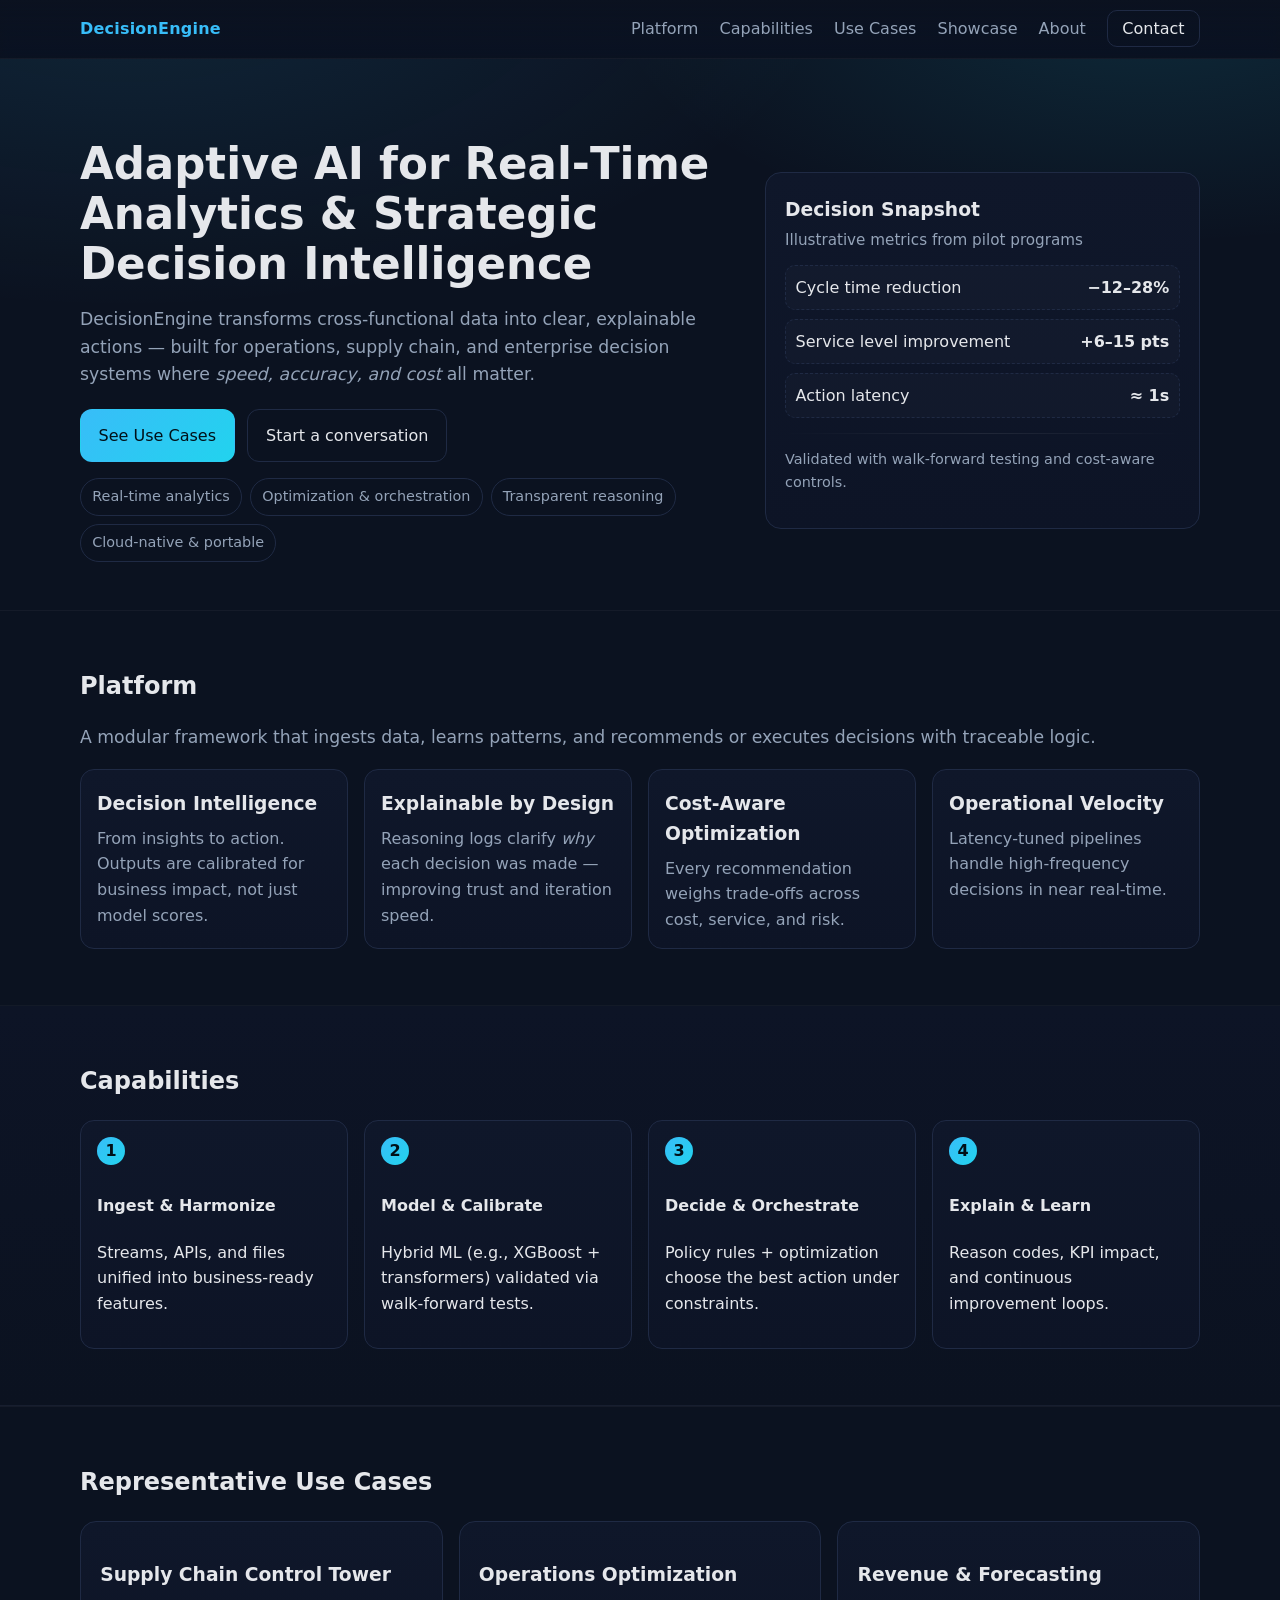
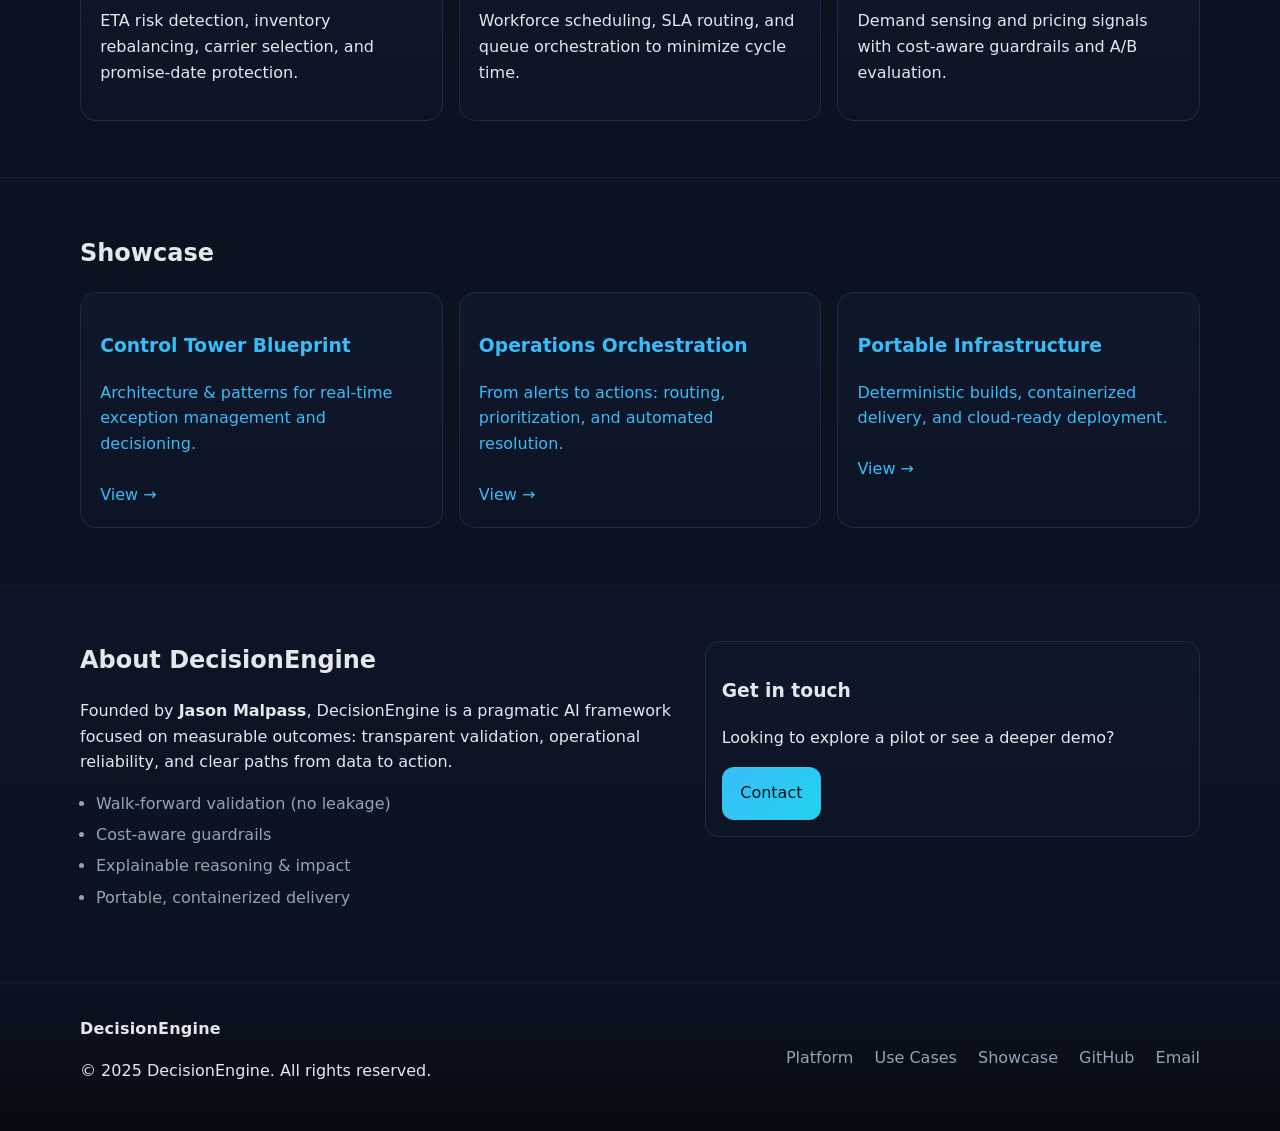
<file: index.html>
<!DOCTYPE html>
<html lang="en">
<head>
  <meta charset="utf-8" />
  <meta name="viewport" content="width=device-width,initial-scale=1" />
  <title>DecisionEngine — Adaptive AI for Real‑Time Analytics & Strategic Decision Intelligence</title>
  <meta name="description" content="DecisionEngine is an adaptive AI framework that turns complex data into actionable decisions for operations, supply chain, and enterprise strategy." />
  <meta property="og:title" content="DecisionEngine — Adaptive AI Framework" />
  <meta property="og:description" content="Real‑time analytics, optimization, and decision intelligence for operations, supply chain, and enterprise systems." />
  <meta property="og:type" content="website" />
  <meta name="theme-color" content="#0b1220" />
  <link rel="icon" href="/assets/favicon.svg" />
  <link rel="stylesheet" href="/assets/style.css" />
</head>
<body>
  <header class="site-header">
    <div class="container navbar">
      <a class="brand" href="#">DecisionEngine</a>
      <nav class="nav">
        <a href="#platform">Platform</a>
        <a href="#capabilities">Capabilities</a>
        <a href="#usecases">Use Cases</a>
        <a href="#showcase">Showcase</a>
        <a href="#about">About</a>
        <a class="cta" href="mailto:info@decisionengine.tech">Contact</a>
      </nav>
    </div>
  </header>

  <main>
    <section class="hero">
      <div class="container hero-grid">
        <div class="hero-copy">
          <h1>Adaptive AI for Real‑Time Analytics & Strategic Decision Intelligence</h1>
          <p class="lead">
            DecisionEngine transforms cross‑functional data into clear, explainable actions — built for
            operations, supply chain, and enterprise decision systems where <em>speed, accuracy, and cost</em> all matter.
          </p>
          <div class="hero-ctas">
            <a class="btn primary" href="#usecases">See Use Cases</a>
            <a class="btn" href="mailto:info@decisionengine.tech">Start a conversation</a>
          </div>
          <ul class="pill-list">
            <li>Real‑time analytics</li>
            <li>Optimization & orchestration</li>
            <li>Transparent reasoning</li>
            <li>Cloud‑native & portable</li>
          </ul>
        </div>
        <div class="hero-card">
          <div class="card">
            <h3 class="card-title">Decision Snapshot</h3>
            <p class="card-sub">Illustrative metrics from pilot programs</p>
            <div class="metric-row">
              <span>Cycle time reduction</span><strong>−12–28%</strong>
            </div>
            <div class="metric-row">
              <span>Service level improvement</span><strong>+6–15 pts</strong>
            </div>
            <div class="metric-row">
              <span>Action latency</span><strong>≈ 1s</strong>
            </div>
            <div class="divider"></div>
            <p class="card-foot">Validated with walk‑forward testing and cost‑aware controls.</p>
          </div>
        </div>
      </div>
    </section>

    <section id="platform" class="section">
      <div class="container">
        <h2 class="section-title">Platform</h2>
        <p class="lead">A modular framework that ingests data, learns patterns, and recommends or executes decisions with traceable logic.</p>
        <div class="feature-grid">
          <div class="feature">
            <h3>Decision Intelligence</h3>
            <p>From insights to action. Outputs are calibrated for business impact, not just model scores.</p>
          </div>
          <div class="feature">
            <h3>Explainable by Design</h3>
            <p>Reasoning logs clarify <em>why</em> each decision was made — improving trust and iteration speed.</p>
          </div>
          <div class="feature">
            <h3>Cost‑Aware Optimization</h3>
            <p>Every recommendation weighs trade‑offs across cost, service, and risk.</p>
          </div>
          <div class="feature">
            <h3>Operational Velocity</h3>
            <p>Latency‑tuned pipelines handle high‑frequency decisions in near real‑time.</p>
          </div>
        </div>
      </div>
    </section>

    <section id="capabilities" class="section muted">
      <div class="container">
        <h2 class="section-title">Capabilities</h2>
        <div class="steps">
          <div class="step"><span class="badge">1</span><h4>Ingest & Harmonize</h4><p>Streams, APIs, and files unified into business‑ready features.</p></div>
          <div class="step"><span class="badge">2</span><h4>Model & Calibrate</h4><p>Hybrid ML (e.g., XGBoost + transformers) validated via walk‑forward tests.</p></div>
          <div class="step"><span class="badge">3</span><h4>Decide & Orchestrate</h4><p>Policy rules + optimization choose the best action under constraints.</p></div>
          <div class="step"><span class="badge">4</span><h4>Explain & Learn</h4><p>Reason codes, KPI impact, and continuous improvement loops.</p></div>
        </div>
      </div>
    </section>

    <section id="usecases" class="section">
      <div class="container">
        <h2 class="section-title">Representative Use Cases</h2>
        <div class="cards">
          <div class="card">
            <h3>Supply Chain Control Tower</h3>
            <p>ETA risk detection, inventory rebalancing, carrier selection, and promise‑date protection.</p>
          </div>
          <div class="card">
            <h3>Operations Optimization</h3>
            <p>Workforce scheduling, SLA routing, and queue orchestration to minimize cycle time.</p>
          </div>
          <div class="card">
            <h3>Revenue & Forecasting</h3>
            <p>Demand sensing and pricing signals with cost‑aware guardrails and A/B evaluation.</p>
          </div>
        </div>
      </div>
    </section>

    <section id="showcase" class="section">
      <div class="container">
        <h2 class="section-title">Showcase</h2>
        <div class="cards">
          <a class="card link-card" href="/projects/control-tower.html">
            <h3>Control Tower Blueprint</h3>
            <p>Architecture & patterns for real‑time exception management and decisioning.</p>
            <span class="arrow">View →</span>
          </a>
          <a class="card link-card" href="/projects/ops-orchestration.html">
            <h3>Operations Orchestration</h3>
            <p>From alerts to actions: routing, prioritization, and automated resolution.</p>
            <span class="arrow">View →</span>
          </a>
          <a class="card link-card" href="/projects/infra-docker.html">
            <h3>Portable Infrastructure</h3>
            <p>Deterministic builds, containerized delivery, and cloud‑ready deployment.</p>
            <span class="arrow">View →</span>
          </a>
        </div>
      </div>
    </section>

    <section id="about" class="section muted">
      <div class="container about-grid">
        <div>
          <h2 class="section-title">About DecisionEngine</h2>
          <p>
            Founded by <strong>Jason Malpass</strong>, DecisionEngine is a pragmatic AI framework focused on measurable outcomes:
            transparent validation, operational reliability, and clear paths from data to action.
          </p>
          <ul class="checklist">
            <li>Walk‑forward validation (no leakage)</li>
            <li>Cost‑aware guardrails</li>
            <li>Explainable reasoning & impact</li>
            <li>Portable, containerized delivery</li>
          </ul>
        </div>
        <div class="callout">
          <h3>Get in touch</h3>
          <p>Looking to explore a pilot or see a deeper demo?</p>
          <a class="btn primary" href="mailto:info@decisionengine.tech">Contact</a>
        </div>
      </div>
    </section>
  </main>

  <footer class="site-footer">
    <div class="container footer-grid">
      <div>
        <div class="brand">DecisionEngine</div>
        <p class="muted-text">© 2025 DecisionEngine. All rights reserved.</p>
      </div>
      <div class="footer-links">
        <a href="#platform">Platform</a>
        <a href="#usecases">Use Cases</a>
        <a href="#showcase">Showcase</a>
        <a href="https://github.com/decisionengine-ai" target="_blank" rel="noopener">GitHub</a>
        <a href="mailto:info@decisionengine.tech">Email</a>
      </div>
    </div>
  </footer>

  <script>
    // Smooth scroll for in‑page links
    document.querySelectorAll('a[href^="#"]').forEach(a => {
      a.addEventListener('click', e => {
        const id = a.getAttribute('href').slice(1);
        const el = document.getElementById(id);
        if (el) { e.preventDefault(); el.scrollIntoView({ behavior: 'smooth' }); }
      });
    });
  </script>
</body>
</html>
</file>
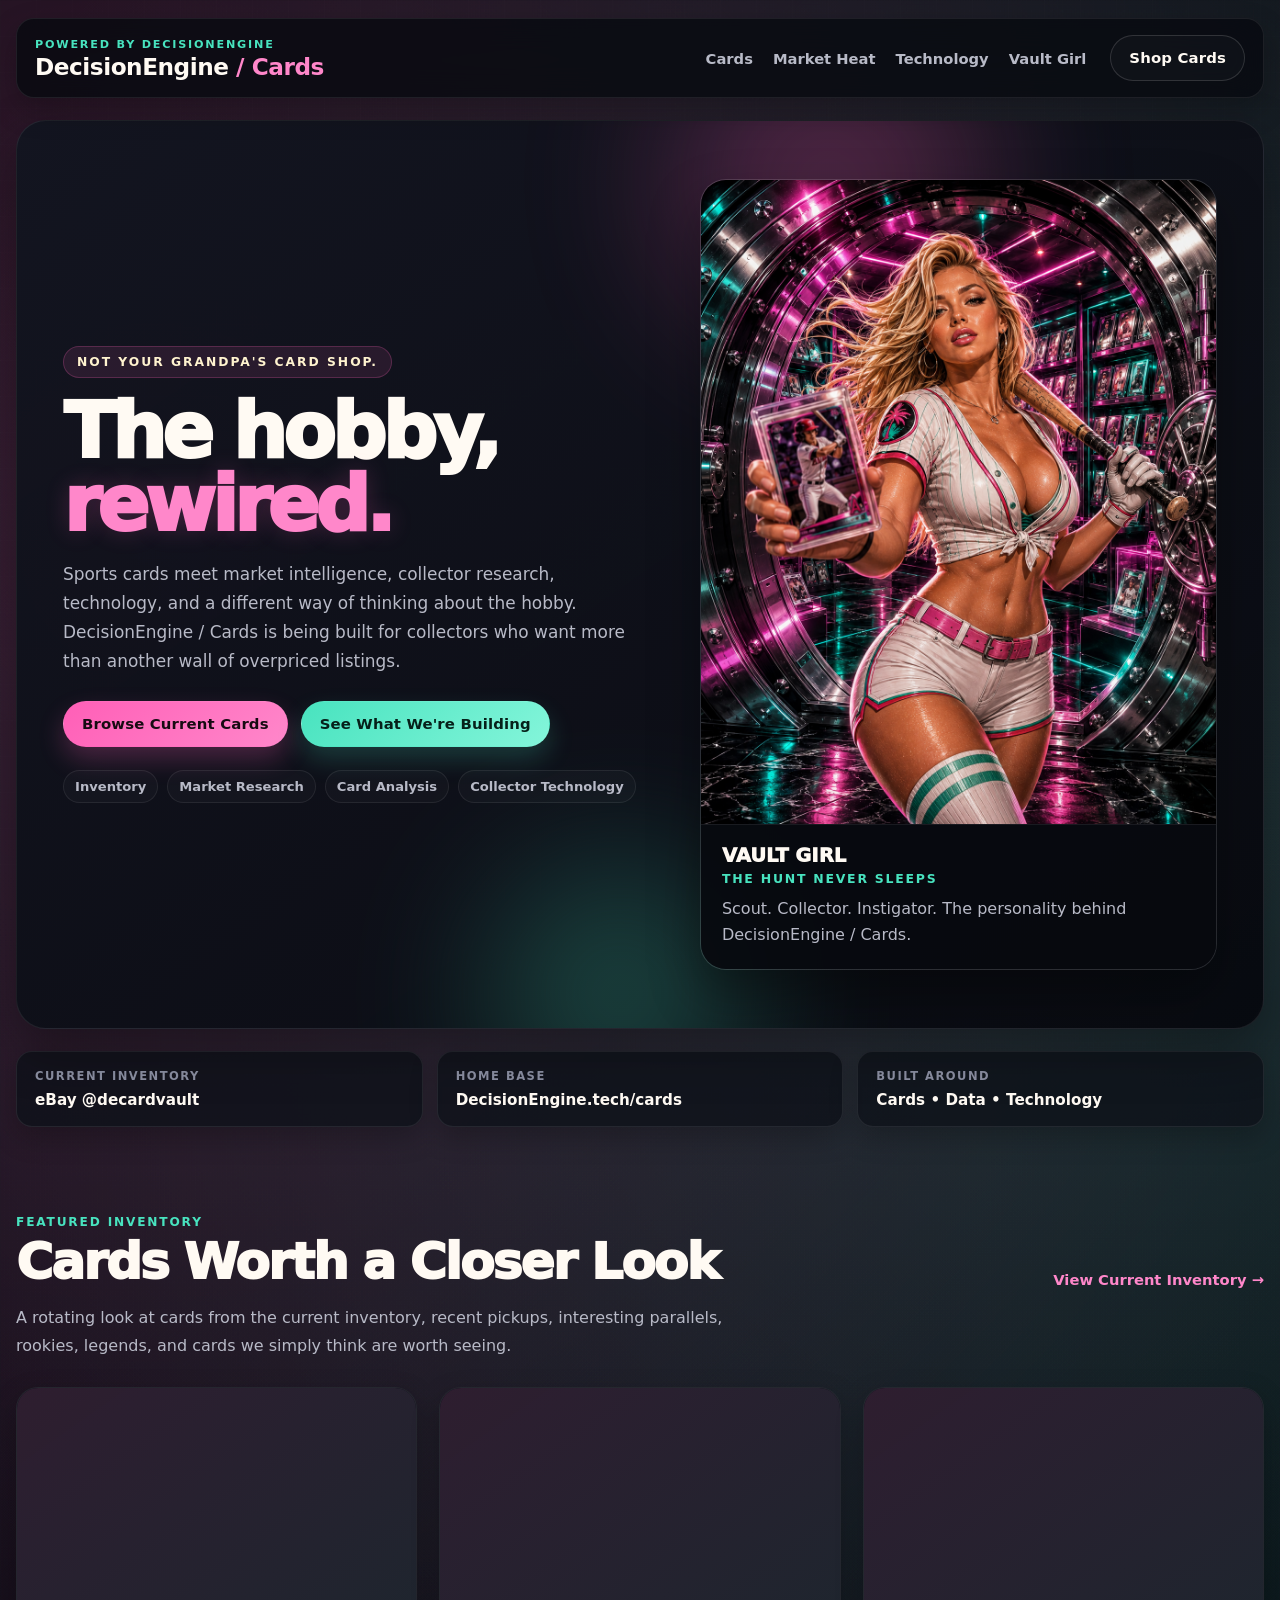
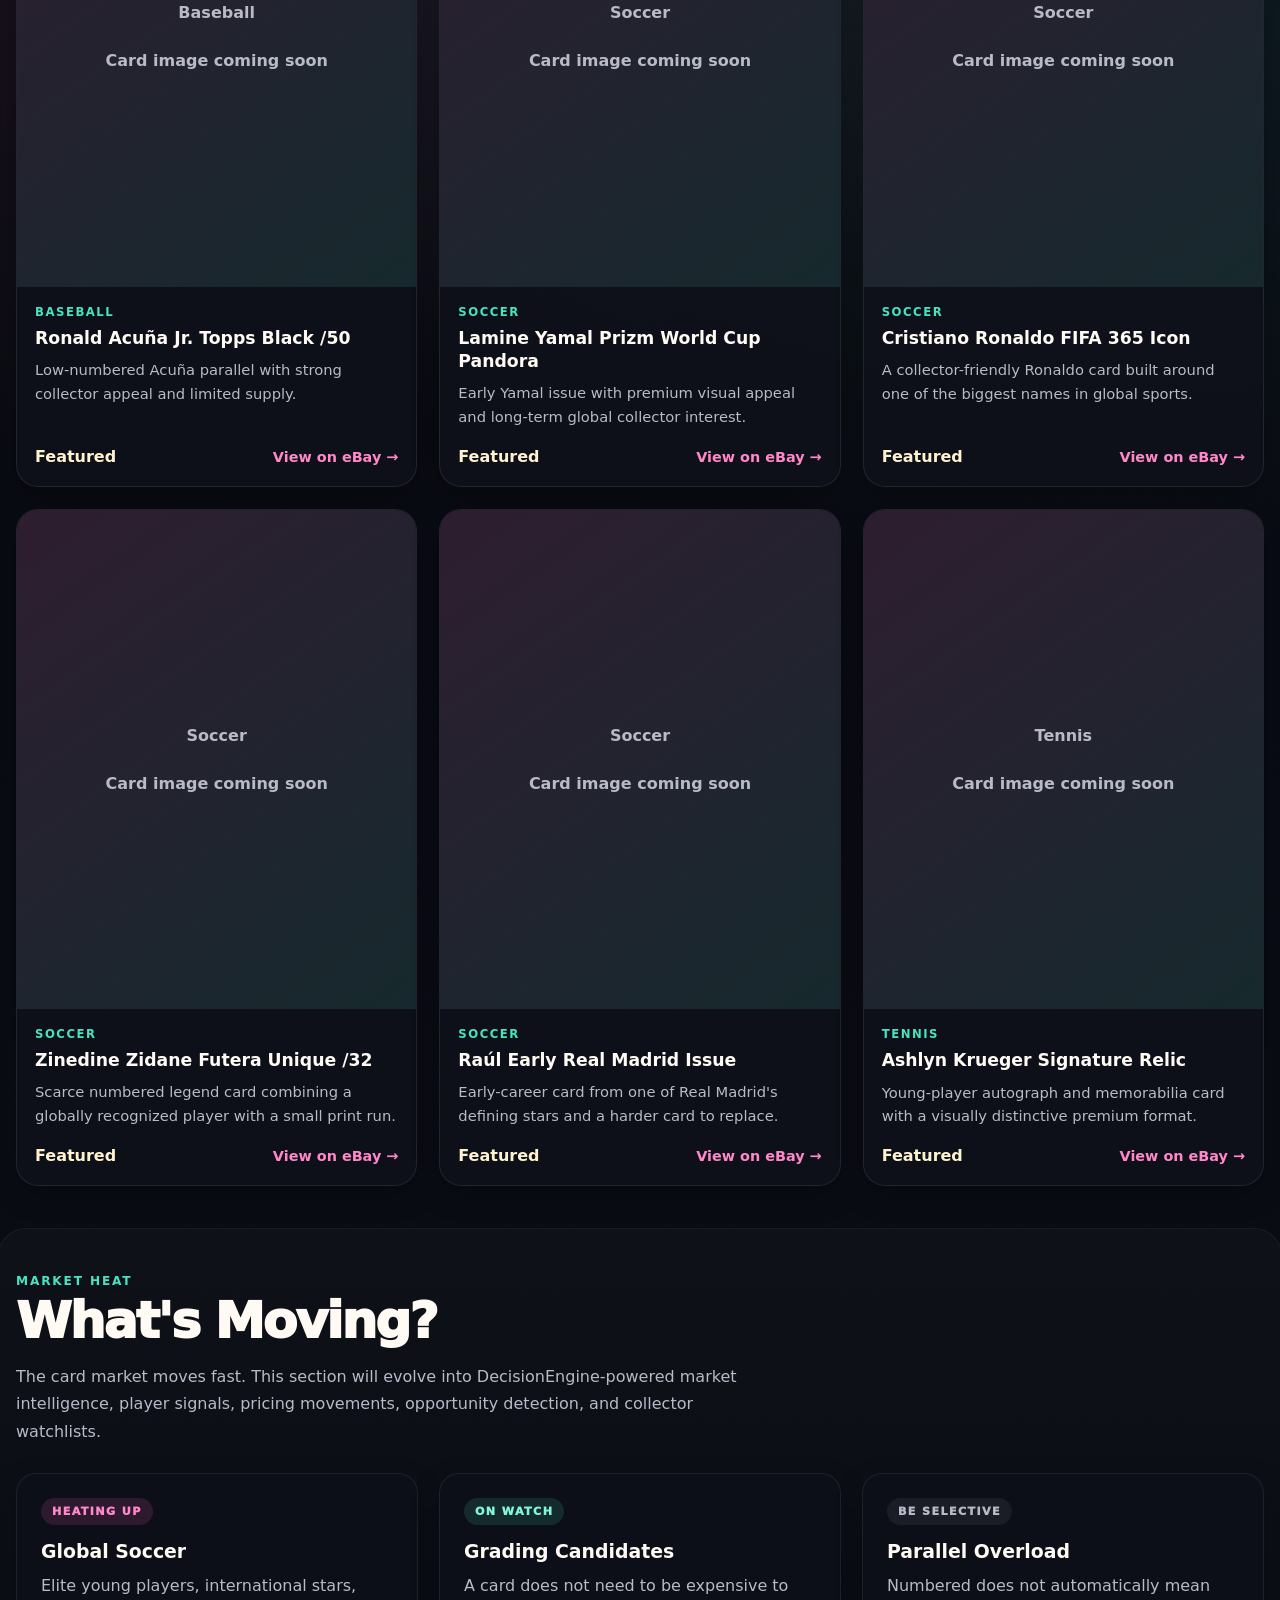
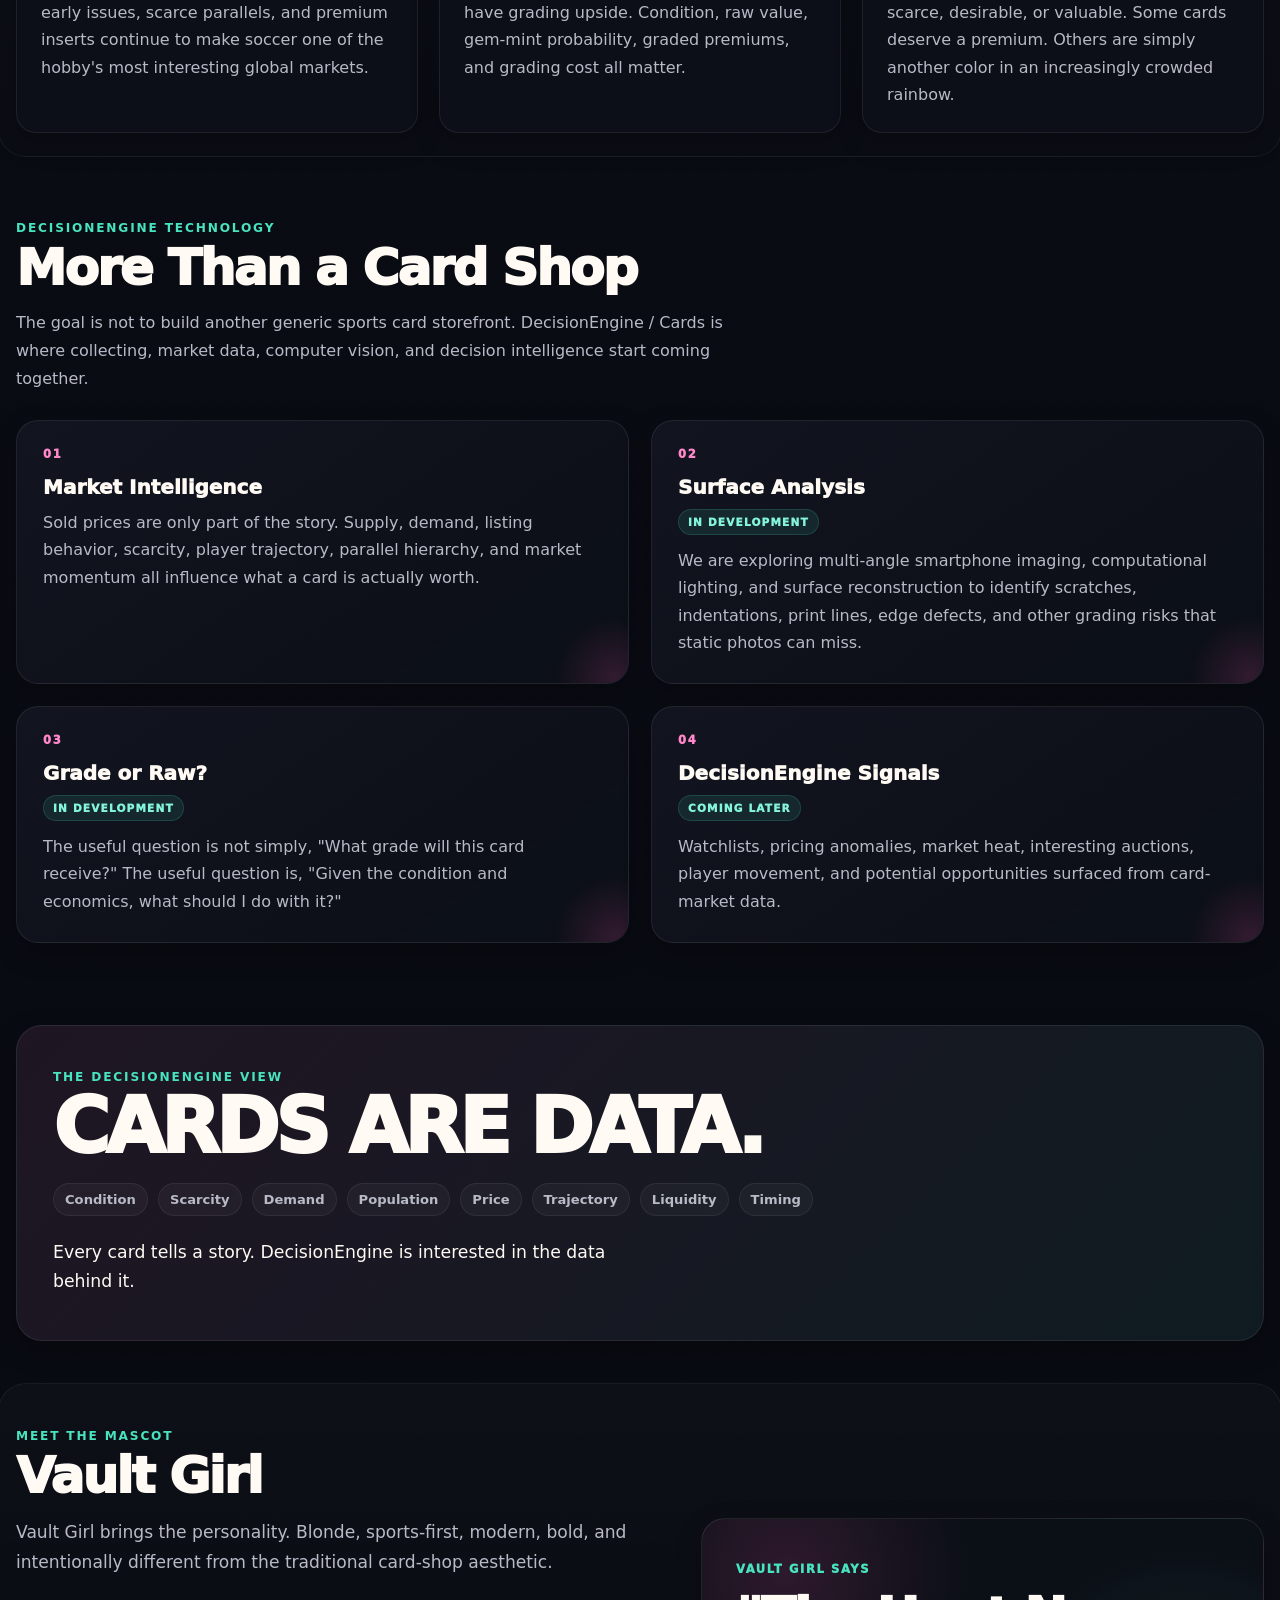
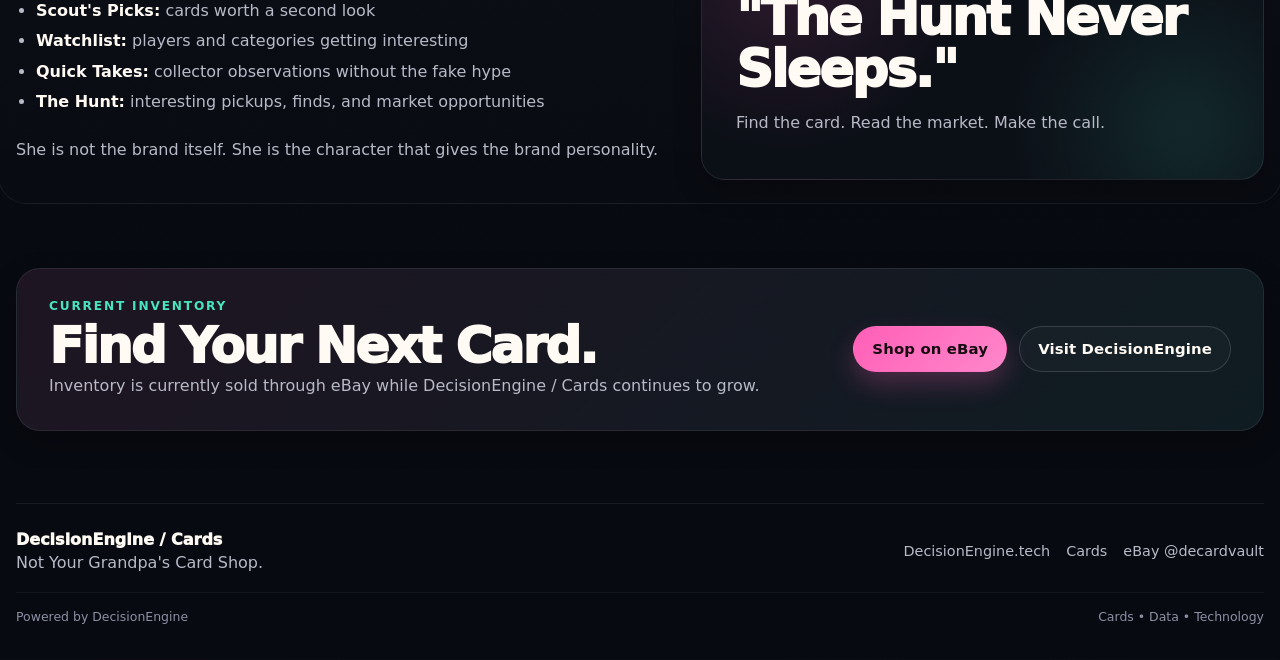
<file: cards/index.html>
<!DOCTYPE html>
<html lang="en">
<head>
  <meta charset="UTF-8" />

  <meta
    name="viewport"
    content="width=device-width, initial-scale=1.0"
  />

  <title>DecisionEngine / Cards | Not Your Grandpa's Card Shop</title>

  <meta
    name="description"
    content="DecisionEngine / Cards. Sports cards, market intelligence, card research, grading analysis, and collector tools. Not Your Grandpa's Card Shop."
  />

  <meta
    name="theme-color"
    content="#0b0c12"
  />

  <link
    rel="stylesheet"
    href="./styles.css"
  />
</head>


<body>

  <!-- =========================================================
       SITE HEADER
  ========================================================== -->

  <header class="topbar">

    <div class="brand-lockup">

      <div class="brand-kicker">
        Powered by DecisionEngine
      </div>

      <a
        href="./"
        class="brand-title"
        aria-label="DecisionEngine Cards Home"
      >
        DecisionEngine <span>/ Cards</span>
      </a>

    </div>


    <nav
      class="topnav"
      aria-label="Main Navigation"
    >

      <a href="#inventory">
        Cards
      </a>

      <a href="#market">
        Market Heat
      </a>

      <a href="#technology">
        Technology
      </a>

      <a href="#vaultgirl">
        Vault Girl
      </a>

    </nav>


    <div class="top-actions">

      <a
        class="btn btn-outline"
        href="https://www.ebay.com/usr/decardvault"
        target="_blank"
        rel="noopener noreferrer"
      >
        Shop Cards
      </a>

    </div>

  </header>



  <main class="site-shell">


    <!-- =========================================================
         HERO
    ========================================================== -->

    <section class="hero">

      <div class="hero-copy">

        <div class="eyebrow">
          NOT YOUR GRANDPA'S CARD SHOP.
        </div>


        <h1 class="hero-title">
          The hobby,
          <span class="hero-accent-pink">rewired.</span>
        </h1>


        <p class="hero-text">
          Sports cards meet market intelligence, collector research,
          technology, and a different way of thinking about the hobby.
          DecisionEngine / Cards is being built for collectors who want
          more than another wall of overpriced listings.
        </p>


        <div class="hero-cta">

          <a
            class="btn btn-primary"
            href="https://www.ebay.com/usr/decardvault"
            target="_blank"
            rel="noopener noreferrer"
          >
            Browse Current Cards
          </a>


          <a
            class="btn btn-secondary"
            href="#technology"
          >
            See What We're Building
          </a>

        </div>


        <div class="hero-points">

          <span>
            Inventory
          </span>

          <span>
            Market Research
          </span>

          <span>
            Card Analysis
          </span>

          <span>
            Collector Technology
          </span>

        </div>

      </div>



      <!-- HERO ART -->

      <div class="hero-art">

        <div class="hero-card">

          <div class="hero-image-wrap">

            <img
              src="./assets/vault-girl-hero.png"
              alt="Vault Girl, the blonde DecisionEngine sports card mascot"
              class="hero-image"
            />

          </div>


          <div class="hero-card-caption">

            <div class="caption-title">
              VAULT GIRL
            </div>

            <div class="caption-subtitle">
              The Hunt Never Sleeps
            </div>

            <p>
              Scout. Collector. Instigator.
              The personality behind DecisionEngine / Cards.
            </p>

          </div>

        </div>

      </div>


      <div
        class="hero-glow hero-glow-pink"
        aria-hidden="true"
      ></div>

      <div
        class="hero-glow hero-glow-green"
        aria-hidden="true"
      ></div>

    </section>



    <!-- =========================================================
         QUICK IDENTITY STRIP
    ========================================================== -->

    <section
      class="announcement-strip"
      aria-label="Site Information"
    >

      <div class="announcement-item">

        <span class="strip-label">
          Current Inventory
        </span>

        <strong>
          eBay @decardvault
        </strong>

      </div>


      <div class="announcement-item">

        <span class="strip-label">
          Home Base
        </span>

        <strong>
          DecisionEngine.tech/cards
        </strong>

      </div>


      <div class="announcement-item">

        <span class="strip-label">
          Built Around
        </span>

        <strong>
          Cards • Data • Technology
        </strong>

      </div>

    </section>



    <!-- =========================================================
         FEATURED INVENTORY
    ========================================================== -->

    <section
      id="inventory"
      class="section"
    >

      <div class="section-head">

        <div>

          <p class="section-kicker">
            Featured Inventory
          </p>

          <h2 class="section-title">
            Cards Worth a Closer Look
          </h2>

        </div>


        <a
          class="inline-link"
          href="https://www.ebay.com/usr/decardvault"
          target="_blank"
          rel="noopener noreferrer"
        >
          View Current Inventory →
        </a>

      </div>


      <p class="section-intro">
        A rotating look at cards from the current inventory,
        recent pickups, interesting parallels, rookies,
        legends, and cards we simply think are worth seeing.
      </p>


      <!--
        Featured cards will be generated by script.js.
      -->

      <div
        id="featured-grid"
        class="featured-grid"
      ></div>

    </section>



    <!-- =========================================================
         MARKET HEAT
    ========================================================== -->

    <section
      id="market"
      class="section section-alt"
    >

      <div class="section-head">

        <div>

          <p class="section-kicker">
            Market Heat
          </p>

          <h2 class="section-title">
            What's Moving?
          </h2>

        </div>

      </div>


      <p class="section-intro">
        The card market moves fast. This section will evolve into
        DecisionEngine-powered market intelligence, player signals,
        pricing movements, opportunity detection, and collector watchlists.
      </p>



      <div class="heat-grid">


        <article class="heat-card">

          <div class="heat-badge heat-up">
            Heating Up
          </div>

          <h3>
            Global Soccer
          </h3>

          <p>
            Elite young players, international stars, early issues,
            scarce parallels, and premium inserts continue to make
            soccer one of the hobby's most interesting global markets.
          </p>

        </article>



        <article class="heat-card">

          <div class="heat-badge heat-watch">
            On Watch
          </div>

          <h3>
            Grading Candidates
          </h3>

          <p>
            A card does not need to be expensive to have grading upside.
            Condition, raw value, gem-mint probability, graded premiums,
            and grading cost all matter.
          </p>

        </article>



        <article class="heat-card">

          <div class="heat-badge heat-cool">
            Be Selective
          </div>

          <h3>
            Parallel Overload
          </h3>

          <p>
            Numbered does not automatically mean scarce, desirable,
            or valuable. Some cards deserve a premium. Others are simply
            another color in an increasingly crowded rainbow.
          </p>

        </article>


      </div>

    </section>



    <!-- =========================================================
         TECHNOLOGY
    ========================================================== -->

    <section
      id="technology"
      class="section"
    >

      <div class="section-head">

        <div>

          <p class="section-kicker">
            DecisionEngine Technology
          </p>

          <h2 class="section-title">
            More Than a Card Shop
          </h2>

        </div>

      </div>


      <p class="section-intro">
        The goal is not to build another generic sports card storefront.
        DecisionEngine / Cards is where collecting, market data,
        computer vision, and decision intelligence start coming together.
      </p>



      <div class="build-grid">


        <article class="build-card">

          <div class="build-number">
            01
          </div>

          <h3>
            Market Intelligence
          </h3>

          <p>
            Sold prices are only part of the story.
            Supply, demand, listing behavior, scarcity,
            player trajectory, parallel hierarchy, and market momentum
            all influence what a card is actually worth.
          </p>

        </article>



        <article class="build-card">

          <div class="build-number">
            02
          </div>

          <h3>
            Surface Analysis
          </h3>

          <div class="development-badge">
            IN DEVELOPMENT
          </div>

          <p>
            We are exploring multi-angle smartphone imaging,
            computational lighting, and surface reconstruction
            to identify scratches, indentations, print lines,
            edge defects, and other grading risks that static photos can miss.
          </p>

        </article>



        <article class="build-card">

          <div class="build-number">
            03
          </div>

          <h3>
            Grade or Raw?
          </h3>

          <div class="development-badge">
            IN DEVELOPMENT
          </div>

          <p>
            The useful question is not simply,
            "What grade will this card receive?"
            The useful question is,
            "Given the condition and economics, what should I do with it?"
          </p>

        </article>



        <article class="build-card">

          <div class="build-number">
            04
          </div>

          <h3>
            DecisionEngine Signals
          </h3>

          <div class="development-badge">
            COMING LATER
          </div>

          <p>
            Watchlists, pricing anomalies, market heat,
            interesting auctions, player movement,
            and potential opportunities surfaced from card-market data.
          </p>

        </article>


      </div>

    </section>



    <!-- =========================================================
         PHILOSOPHY
    ========================================================== -->

    <section class="section philosophy-section">

      <div class="philosophy-panel">

        <p class="section-kicker">
          The DecisionEngine View
        </p>


        <h2 class="philosophy-title">
          CARDS ARE DATA.
        </h2>


        <div class="philosophy-tags">

          <span>
            Condition
          </span>

          <span>
            Scarcity
          </span>

          <span>
            Demand
          </span>

          <span>
            Population
          </span>

          <span>
            Price
          </span>

          <span>
            Trajectory
          </span>

          <span>
            Liquidity
          </span>

          <span>
            Timing
          </span>

        </div>


        <p class="philosophy-copy">
          Every card tells a story.
          DecisionEngine is interested in the data behind it.
        </p>

      </div>

    </section>



    <!-- =========================================================
         VAULT GIRL
    ========================================================== -->

    <section
      id="vaultgirl"
      class="section section-alt"
    >

      <div class="section-head">

        <div>

          <p class="section-kicker">
            Meet the Mascot
          </p>

          <h2 class="section-title">
            Vault Girl
          </h2>

        </div>

      </div>



      <div class="vaultgirl-grid">


        <div class="vaultgirl-copy">

          <p class="lead-copy">
            Vault Girl brings the personality.
            Blonde, sports-first, modern, bold,
            and intentionally different from the traditional card-shop aesthetic.
          </p>


          <ul class="vaultgirl-list">

            <li>
              <strong>Scout's Picks:</strong>
              cards worth a second look
            </li>

            <li>
              <strong>Watchlist:</strong>
              players and categories getting interesting
            </li>

            <li>
              <strong>Quick Takes:</strong>
              collector observations without the fake hype
            </li>

            <li>
              <strong>The Hunt:</strong>
              interesting pickups, finds, and market opportunities
            </li>

          </ul>


          <p>
            She is not the brand itself.
            She is the character that gives the brand personality.
          </p>

        </div>



        <div class="vaultgirl-quote">

          <div class="quote-card">

            <div class="quote-accent">
              VAULT GIRL SAYS
            </div>

            <p class="quote-line">
              "The Hunt Never Sleeps."
            </p>

            <p class="quote-subline">
              Find the card.
              Read the market.
              Make the call.
            </p>

          </div>

        </div>


      </div>

    </section>



    <!-- =========================================================
         FINAL CTA
    ========================================================== -->

    <section class="section cta-panel">

      <div class="cta-box">


        <div>

          <p class="section-kicker">
            Current Inventory
          </p>

          <h2 class="section-title">
            Find Your Next Card.
          </h2>

          <p class="section-intro">
            Inventory is currently sold through eBay
            while DecisionEngine / Cards continues to grow.
          </p>

        </div>



        <div class="cta-buttons">

          <a
            class="btn btn-primary"
            href="https://www.ebay.com/usr/decardvault"
            target="_blank"
            rel="noopener noreferrer"
          >
            Shop on eBay
          </a>


          <a
            class="btn btn-outline"
            href="https://decisionengine.tech"
          >
            Visit DecisionEngine
          </a>

        </div>


      </div>

    </section>



  </main>



  <!-- =========================================================
       FOOTER
  ========================================================== -->

  <footer class="footer">

    <div class="footer-inner">


      <div class="footer-brand">

        <div class="footer-title">
          DecisionEngine / Cards
        </div>

        <div class="footer-subtitle">
          Not Your Grandpa's Card Shop.
        </div>

      </div>



      <div class="footer-links">

        <a href="https://decisionengine.tech">
          DecisionEngine.tech
        </a>

        <a href="https://decisionengine.tech/cards/">
          Cards
        </a>

        <a
          href="https://www.ebay.com/usr/decardvault"
          target="_blank"
          rel="noopener noreferrer"
        >
          eBay @decardvault
        </a>

      </div>


    </div>


    <div class="footer-bottom">

      <span>
        Powered by DecisionEngine
      </span>

      <span>
        Cards • Data • Technology
      </span>

    </div>

  </footer>



  <script src="./script.js"></script>

</body>
</html>
</file>
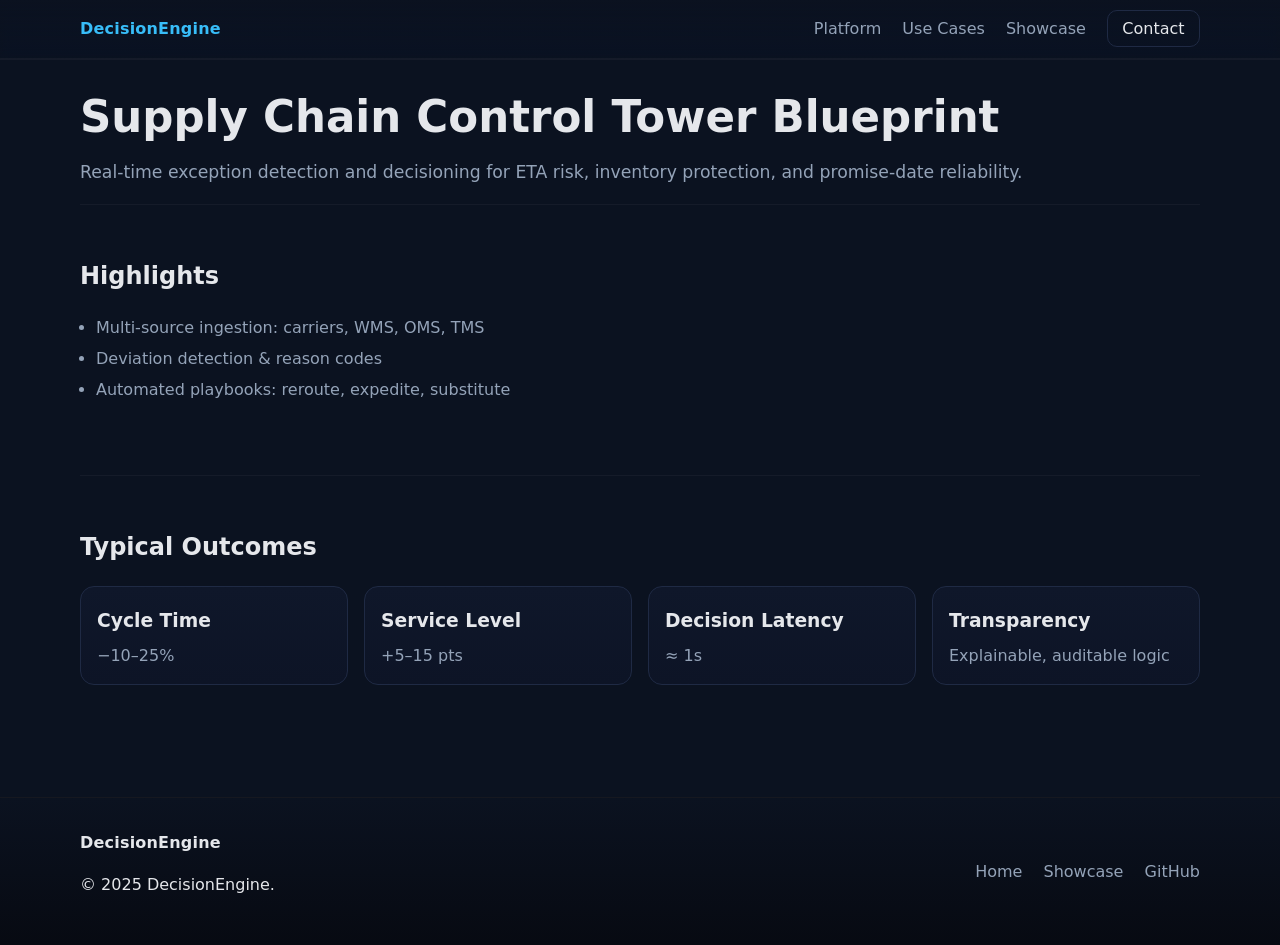
<file: projects/control-tower.html>
<!DOCTYPE html>
<html lang="en">
<head>
  <meta charset="utf-8" />
  <meta name="viewport" content="width=device-width,initial-scale=1" />
  <title>Supply Chain Control Tower Blueprint — DecisionEngine Showcase</title>
  <meta name="description" content="Real‑time exception detection and decisioning for ETA risk, inventory protection, and promise‑date reliability." />
  <link rel="icon" href="/assets/favicon.svg" />
  <link rel="stylesheet" href="/assets/style.css" />
  <style>.section{padding-top:2rem}</style>
</head>
<body>
  <header class="site-header">
    <div class="container navbar">
      <a class="brand" href="/">DecisionEngine</a>
      <nav class="nav">
        <a href="/#platform">Platform</a>
        <a href="/#usecases">Use Cases</a>
        <a href="/#showcase">Showcase</a>
        <a class="cta" href="mailto:info@decisionengine.tech">Contact</a>
      </nav>
    </div>
  </header>

  <main class="section">
    <div class="container">
      <h1>Supply Chain Control Tower Blueprint</h1>
      <p class="lead">Real‑time exception detection and decisioning for ETA risk, inventory protection, and promise‑date reliability.</p>
      <div class="section">
        <h2>Highlights</h2>
        <ul class="checklist">
          <li>Multi‑source ingestion: carriers, WMS, OMS, TMS</li>
          <li>Deviation detection & reason codes</li>
          <li>Automated playbooks: reroute, expedite, substitute</li>
        </ul>
      </div>
      <div class="section">
        <h2>Typical Outcomes</h2>
        <div class="feature-grid">
          <div class="feature"><h3>Cycle Time</h3><p>−10–25%</p></div>
          <div class="feature"><h3>Service Level</h3><p>+5–15 pts</p></div>
          <div class="feature"><h3>Decision Latency</h3><p>≈ 1s</p></div>
          <div class="feature"><h3>Transparency</h3><p>Explainable, auditable logic</p></div>
        </div>
      </div>
    </div>
  </main>

  <footer class="site-footer">
    <div class="container footer-grid">
      <div><div class="brand">DecisionEngine</div><p class="muted-text">© 2025 DecisionEngine.</p></div>
      <div class="footer-links">
        <a href="/">Home</a>
        <a href="/#showcase">Showcase</a>
        <a href="https://github.com/decisionengine-ai" target="_blank">GitHub</a>
      </div>
    </div>
  </footer>
</body>
</html>
</file>
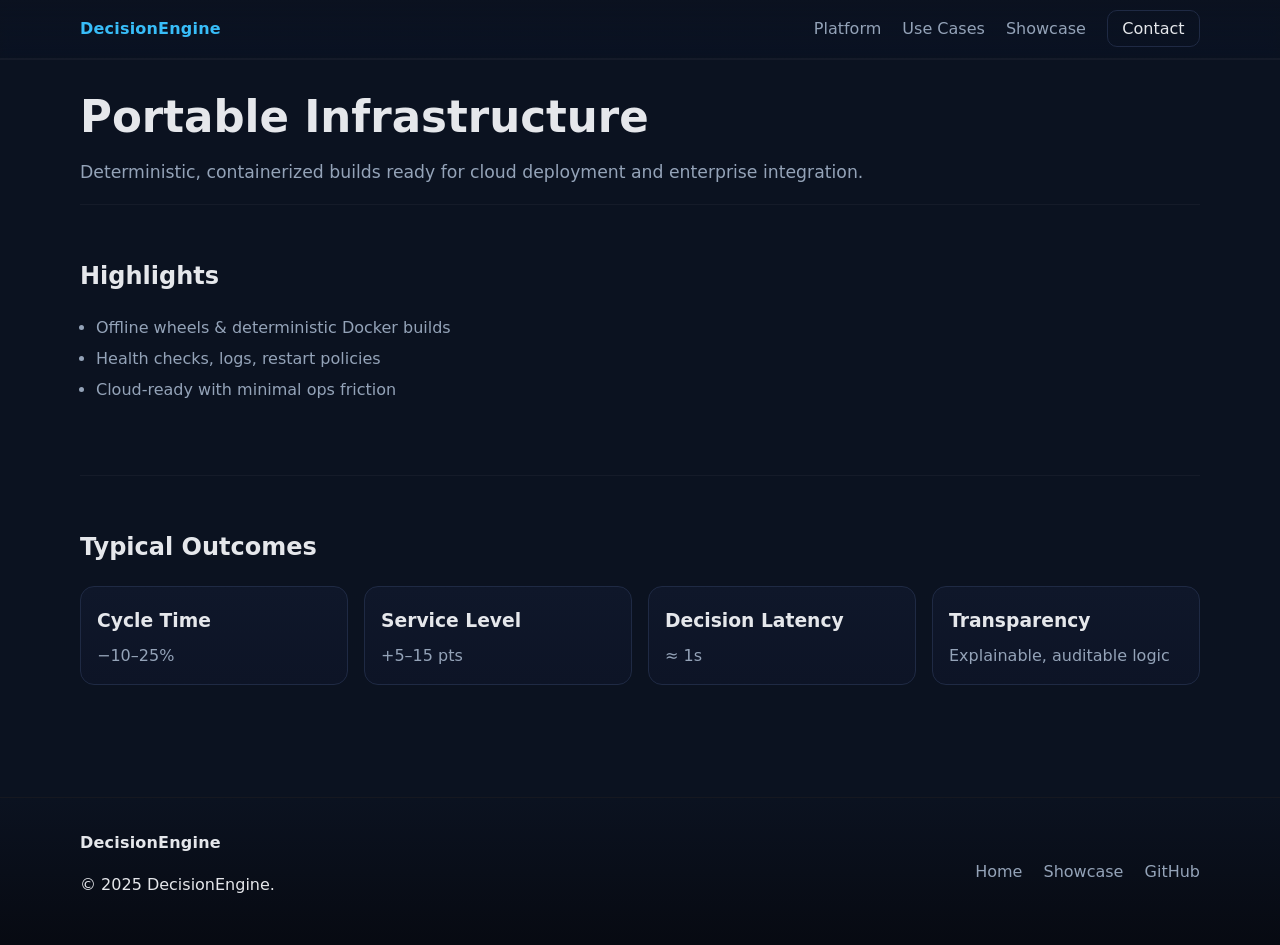
<file: projects/infra-docker.html>
<!DOCTYPE html>
<html lang="en">
<head>
  <meta charset="utf-8" />
  <meta name="viewport" content="width=device-width,initial-scale=1" />
  <title>Portable Infrastructure — DecisionEngine Showcase</title>
  <meta name="description" content="Deterministic, containerized builds ready for cloud deployment and enterprise integration." />
  <link rel="icon" href="/assets/favicon.svg" />
  <link rel="stylesheet" href="/assets/style.css" />
  <style>.section{padding-top:2rem}</style>
</head>
<body>
  <header class="site-header">
    <div class="container navbar">
      <a class="brand" href="/">DecisionEngine</a>
      <nav class="nav">
        <a href="/#platform">Platform</a>
        <a href="/#usecases">Use Cases</a>
        <a href="/#showcase">Showcase</a>
        <a class="cta" href="mailto:info@decisionengine.tech">Contact</a>
      </nav>
    </div>
  </header>

  <main class="section">
    <div class="container">
      <h1>Portable Infrastructure</h1>
      <p class="lead">Deterministic, containerized builds ready for cloud deployment and enterprise integration.</p>
      <div class="section">
        <h2>Highlights</h2>
        <ul class="checklist">
          <li>Offline wheels & deterministic Docker builds</li>
          <li>Health checks, logs, restart policies</li>
          <li>Cloud‑ready with minimal ops friction</li>
        </ul>
      </div>
      <div class="section">
        <h2>Typical Outcomes</h2>
        <div class="feature-grid">
          <div class="feature"><h3>Cycle Time</h3><p>−10–25%</p></div>
          <div class="feature"><h3>Service Level</h3><p>+5–15 pts</p></div>
          <div class="feature"><h3>Decision Latency</h3><p>≈ 1s</p></div>
          <div class="feature"><h3>Transparency</h3><p>Explainable, auditable logic</p></div>
        </div>
      </div>
    </div>
  </main>

  <footer class="site-footer">
    <div class="container footer-grid">
      <div><div class="brand">DecisionEngine</div><p class="muted-text">© 2025 DecisionEngine.</p></div>
      <div class="footer-links">
        <a href="/">Home</a>
        <a href="/#showcase">Showcase</a>
        <a href="https://github.com/decisionengine-ai" target="_blank">GitHub</a>
      </div>
    </div>
  </footer>
</body>
</html>
</file>
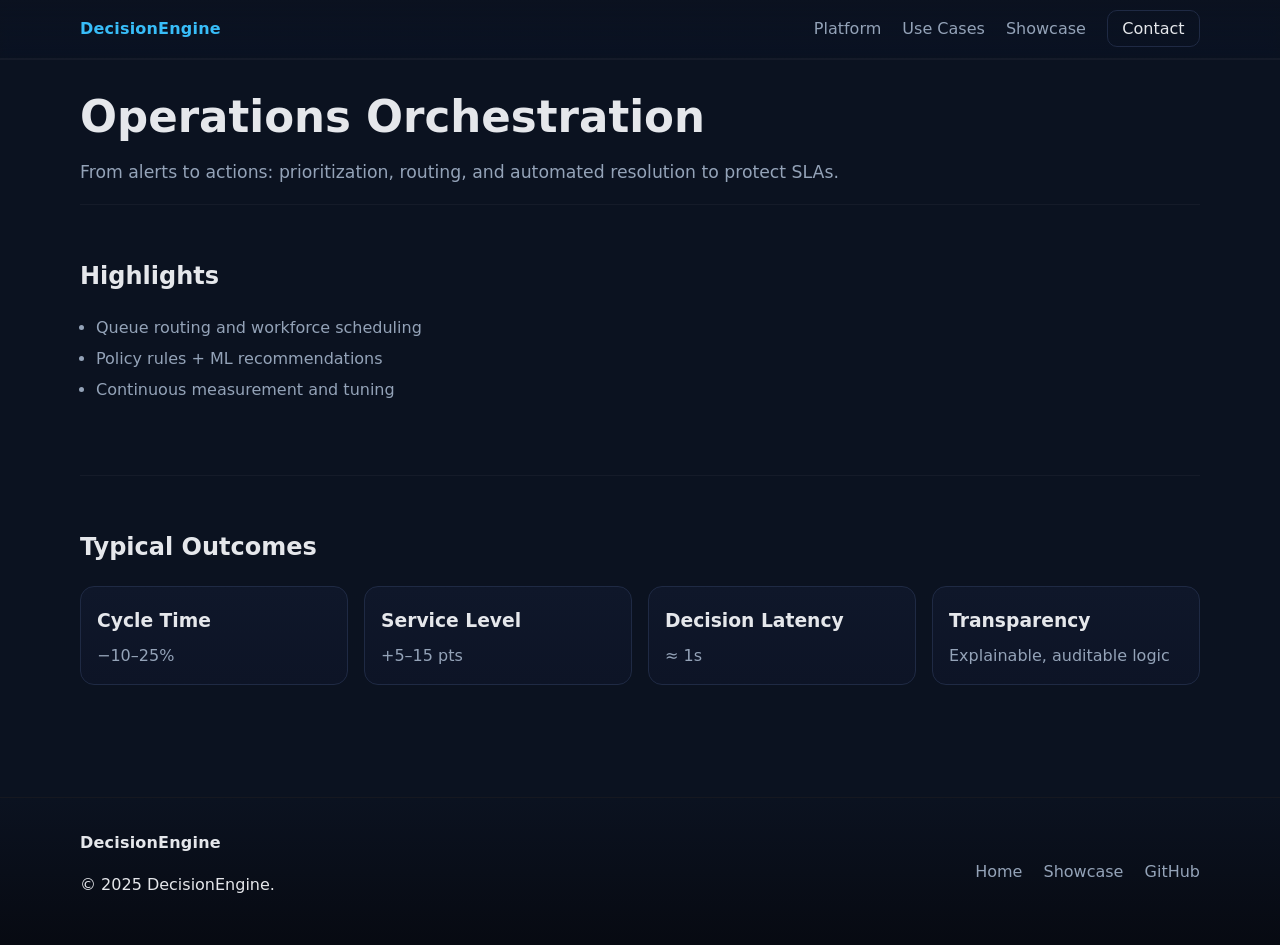
<file: projects/ops-orchestration.html>
<!DOCTYPE html>
<html lang="en">
<head>
  <meta charset="utf-8" />
  <meta name="viewport" content="width=device-width,initial-scale=1" />
  <title>Operations Orchestration — DecisionEngine Showcase</title>
  <meta name="description" content="From alerts to actions: prioritization, routing, and automated resolution to protect SLAs." />
  <link rel="icon" href="/assets/favicon.svg" />
  <link rel="stylesheet" href="/assets/style.css" />
  <style>.section{padding-top:2rem}</style>
</head>
<body>
  <header class="site-header">
    <div class="container navbar">
      <a class="brand" href="/">DecisionEngine</a>
      <nav class="nav">
        <a href="/#platform">Platform</a>
        <a href="/#usecases">Use Cases</a>
        <a href="/#showcase">Showcase</a>
        <a class="cta" href="mailto:info@decisionengine.tech">Contact</a>
      </nav>
    </div>
  </header>

  <main class="section">
    <div class="container">
      <h1>Operations Orchestration</h1>
      <p class="lead">From alerts to actions: prioritization, routing, and automated resolution to protect SLAs.</p>
      <div class="section">
        <h2>Highlights</h2>
        <ul class="checklist">
          <li>Queue routing and workforce scheduling</li>
          <li>Policy rules + ML recommendations</li>
          <li>Continuous measurement and tuning</li>
        </ul>
      </div>
      <div class="section">
        <h2>Typical Outcomes</h2>
        <div class="feature-grid">
          <div class="feature"><h3>Cycle Time</h3><p>−10–25%</p></div>
          <div class="feature"><h3>Service Level</h3><p>+5–15 pts</p></div>
          <div class="feature"><h3>Decision Latency</h3><p>≈ 1s</p></div>
          <div class="feature"><h3>Transparency</h3><p>Explainable, auditable logic</p></div>
        </div>
      </div>
    </div>
  </main>

  <footer class="site-footer">
    <div class="container footer-grid">
      <div><div class="brand">DecisionEngine</div><p class="muted-text">© 2025 DecisionEngine.</p></div>
      <div class="footer-links">
        <a href="/">Home</a>
        <a href="/#showcase">Showcase</a>
        <a href="https://github.com/decisionengine-ai" target="_blank">GitHub</a>
      </div>
    </div>
  </footer>
</body>
</html>
</file>
<file: assets/style.css>
/* DecisionEngine — minimalist, polished, responsive */
:root{
  --bg:#0b1220;
  --panel:#0f172a;
  --panel-2:#0d1426;
  --muted:#111a2e;
  --text:#e5e7eb;
  --text-dim:#94a3b8;
  --brand:#38bdf8;
  --brand-2:#22d3ee;
  --stroke:#1f2a44;
}
*{box-sizing:border-box}
html,body{margin:0;padding:0;background:var(--bg);color:var(--text);font:16px/1.6 system-ui,-apple-system,Segoe UI,Roboto,Ubuntu,Cantarell,"Helvetica Neue",Arial,"Noto Sans",sans-serif}
a{color:var(--brand);text-decoration:none}
a:hover{text-decoration:underline}
.container{width:min(1120px,92%);margin-inline:auto}
.navbar{display:flex;align-items:center;justify-content:space-between;padding:1rem 0}
.brand{font-weight:800;letter-spacing:.2px}
.nav a{margin-left:1rem;color:var(--text-dim)}
.nav a:hover{color:var(--text)}
.nav .cta{padding:.5rem .9rem;border:1px solid var(--stroke);border-radius:10px;color:var(--text)}
.nav .cta:hover{border-color:var(--brand);color:var(--brand)}

.site-header{position:sticky;top:0;background:linear-gradient(180deg,var(--bg),rgba(11,18,32,.6));backdrop-filter:saturate(140%) blur(6px);z-index:30;border-bottom:1px solid rgba(255,255,255,.04)}

.hero{padding:5rem 0 3rem;background:radial-gradient(1200px 600px at 10% -20%,rgba(56,189,248,.12),transparent 60%),radial-gradient(900px 400px at 90% -10%,rgba(34,211,238,.12),transparent 60%)}
.hero-grid{display:grid;grid-template-columns:1.2fr .8fr;gap:2rem;align-items:center}
h1{font-size:clamp(2.1rem,3.4vw,3.1rem);line-height:1.15;margin:0 0 .75rem}
.lead{color:var(--text-dim);font-size:1.08rem}
.hero-ctas{margin:1.25rem 0 1rem;display:flex;gap:.8rem;flex-wrap:wrap}
.btn{display:inline-block;padding:.8rem 1.1rem;border-radius:12px;border:1px solid var(--stroke);color:var(--text);background:transparent}
.btn.primary{background:linear-gradient(135deg,var(--brand),var(--brand-2));color:#001018;border-color:transparent}
.btn:hover{transform:translateY(-1px)}
.pill-list{display:flex;gap:.5rem;flex-wrap:wrap;margin:1rem 0 0;padding:0;list-style:none}
.pill-list li{padding:.4rem .7rem;border:1px solid var(--stroke);border-radius:999px;color:var(--text-dim);font-size:.9rem}

.card{background:linear-gradient(180deg,var(--panel),var(--panel-2));border:1px solid var(--stroke);border-radius:16px;padding:1.2rem 1.2rem}
.card-title{margin:.2rem 0 .2rem}
.card-sub{margin:0 0 .8rem;color:var(--text-dim);font-size:.95rem}
.metric-row{display:flex;justify-content:space-between;padding:.55rem .6rem;background:rgba(255,255,255,.02);border:1px dashed var(--stroke);border-radius:10px;margin-bottom:.55rem}
.metric-row strong{font-variant-numeric:tabular-nums}
.divider{height:1px;background:linear-gradient(90deg,transparent,rgba(255,255,255,.08),transparent);margin:.9rem 0}
.card-foot{color:var(--text-dim);font-size:.9rem}

.section{padding:3.5rem 0;border-top:1px solid rgba(255,255,255,.04)}
.section.muted{background:linear-gradient(180deg,var(--panel-2),var(--bg));border-top:1px solid rgba(255,255,255,.03);border-bottom:1px solid rgba(255,255,255,.04)}
.section-title{margin:0 0 1.2rem}
.feature-grid{display:grid;grid-template-columns:repeat(4,1fr);gap:1rem}
.feature{border:1px solid var(--stroke);background:linear-gradient(180deg,var(--panel),var(--panel-2));border-radius:14px;padding:1rem}
.feature h3{margin:.2rem 0 .4rem}
.feature p{margin:0;color:var(--text-dim)}

.steps{display:grid;grid-template-columns:repeat(4,1fr);gap:1rem}
.step{border:1px solid var(--stroke);border-radius:14px;padding:1rem;background:linear-gradient(180deg,var(--panel),var(--panel-2))}
.badge{display:inline-grid;place-items:center;width:28px;height:28px;border-radius:999px;background:linear-gradient(135deg,var(--brand),var(--brand-2));color:#001018;font-weight:700;margin-bottom:.4rem}

.cards{display:grid;grid-template-columns:repeat(3,1fr);gap:1rem}
.link-card{display:block}
.link-card .arrow{display:inline-block;margin-top:.6rem;color:var(--brand)}
.link-card:hover{transform:translateY(-1px)}
.link-card{transition:.15s ease;}

.about-grid{display:grid;grid-template-columns:1.1fr .9fr;gap:1.2rem;align-items:start}
.callout{border:1px solid var(--stroke);border-radius:14px;padding:1rem;background:linear-gradient(180deg,var(--panel),var(--panel-2))}

.checklist{padding-left:1rem}
.checklist li{margin:.35rem 0;color:var(--text-dim)}

.site-footer{border-top:1px solid rgba(255,255,255,.06);padding:2rem 0;background:linear-gradient(180deg,var(--bg),#070a12)}
.footer-grid{display:grid;grid-template-columns:1fr auto;gap:1rem;align-items:center}
.footer-links a{margin-left:1rem;color:var(--text-dim)}
.footer-links a:hover{color:var(--text)}

@media (max-width: 980px){
  .hero-grid{grid-template-columns:1fr}
  .feature-grid{grid-template-columns:1fr 1fr}
  .steps{grid-template-columns:1fr 1fr}
  .cards{grid-template-columns:1fr}
  .about-grid{grid-template-columns:1fr}
  .footer-grid{grid-template-columns:1fr}
}
</file>
<file: cards/styles.css>
:root {
  --bg: #090b12;
  --bg-soft: #10131c;
  --panel: rgba(18, 21, 31, 0.92);
  --panel-soft: rgba(23, 26, 38, 0.82);

  --text: #fffaf3;
  --muted: #b8bac7;
  --muted-2: #8c90a3;

  --pink: #ff5fb7;
  --pink-bright: #ff87ca;
  --green: #48e3bf;
  --green-bright: #84f5da;
  --cream: #fff3cf;

  --line: rgba(255, 255, 255, 0.08);
  --line-bright: rgba(255, 255, 255, 0.15);

  --shadow:
    0 20px 50px rgba(0, 0, 0, 0.35);

  --shadow-soft:
    0 10px 28px rgba(0, 0, 0, 0.24);

  --radius-xl: 30px;
  --radius-lg: 22px;
  --radius-md: 16px;
  --radius-sm: 12px;

  --content-width: 1280px;
}

/* =========================================================
   RESET
========================================================= */

* {
  box-sizing: border-box;
}

html {
  scroll-behavior: smooth;
}

body {
  margin: 0;
  min-height: 100vh;
  font-family:
    Inter,
    ui-sans-serif,
    system-ui,
    -apple-system,
    BlinkMacSystemFont,
    "Segoe UI",
    sans-serif;

  color: var(--text);

  background:
    radial-gradient(
      circle at 12% 10%,
      rgba(255, 95, 183, 0.20),
      transparent 30%
    ),
    radial-gradient(
      circle at 88% 15%,
      rgba(72, 227, 191, 0.17),
      transparent 28%
    ),
    linear-gradient(
      180deg,
      #07090f 0%,
      #0a0c14 55%,
      #080a11 100%
    );

  overflow-x: hidden;
}

/* faint retro grid */
body::before {
  content: "";
  position: fixed;
  inset: 0;
  pointer-events: none;

  background-image:
    linear-gradient(
      rgba(255, 255, 255, 0.018) 1px,
      transparent 1px
    ),
    linear-gradient(
      90deg,
      rgba(255, 255, 255, 0.018) 1px,
      transparent 1px
    );

  background-size: 36px 36px;
  opacity: 0.42;
  z-index: 0;
}

a {
  color: inherit;
  text-decoration: none;
}

img {
  display: block;
  max-width: 100%;
}

button,
input,
textarea,
select {
  font: inherit;
}

/* =========================================================
   LAYOUT
========================================================= */

.site-shell {
  position: relative;
  z-index: 1;

  width: min(
    calc(100% - 32px),
    var(--content-width)
  );

  margin: 0 auto;
}

.section {
  padding: 88px 0 0;
}

.section-alt {
  position: relative;
}

.section-alt::before {
  content: "";
  position: absolute;

  inset:
    42px
    -18px
    -24px
    -18px;

  border-radius: 28px;

  border:
    1px solid
    rgba(255, 255, 255, 0.055);

  background:
    linear-gradient(
      180deg,
      rgba(255, 255, 255, 0.025),
      rgba(255, 255, 255, 0.008)
    );

  z-index: 0;
}

.section-alt > * {
  position: relative;
  z-index: 1;
}

/* =========================================================
   HEADER
========================================================= */

.topbar {
  position: sticky;
  top: 0;
  z-index: 50;

  width: min(
    calc(100% - 32px),
    var(--content-width)
  );

  margin:
    18px
    auto
    22px;

  display: grid;

  grid-template-columns:
    minmax(230px, 1fr)
    auto
    auto;

  gap: 24px;
  align-items: center;

  padding: 16px 18px;

  border:
    1px solid
    var(--line);

  border-radius: 18px;

  background:
    rgba(8, 10, 16, 0.82);

  backdrop-filter: blur(16px);
  -webkit-backdrop-filter: blur(16px);

  box-shadow:
    0 12px 30px
    rgba(0, 0, 0, 0.24);
}

.brand-lockup {
  min-width: 0;
}

.brand-kicker {
  margin-bottom: 4px;

  color: var(--green);

  font-size: 0.70rem;
  font-weight: 800;

  letter-spacing: 0.16em;
  text-transform: uppercase;
}

.brand-title {
  display: inline-block;

  font-size: 1.45rem;
  font-weight: 900;

  letter-spacing: -0.02em;
  line-height: 1;
}

.brand-title span {
  color: var(--pink-bright);
}

.topnav {
  display: flex;
  align-items: center;
  gap: 20px;
}

.topnav a {
  position: relative;

  color: var(--muted);

  font-size: 0.92rem;
  font-weight: 700;

  transition:
    color 0.18s ease;
}

.topnav a::after {
  content: "";

  position: absolute;

  left: 0;
  right: 0;
  bottom: -7px;

  height: 2px;

  transform: scaleX(0);

  background:
    linear-gradient(
      90deg,
      var(--pink),
      var(--green)
    );

  transform-origin: center;

  transition:
    transform 0.18s ease;
}

.topnav a:hover {
  color: var(--text);
}

.topnav a:hover::after {
  transform: scaleX(1);
}

.top-actions {
  display: flex;
  justify-content: flex-end;
}

/* =========================================================
   BUTTONS
========================================================= */

.btn {
  display: inline-flex;

  align-items: center;
  justify-content: center;

  gap: 8px;

  padding: 13px 18px;

  border-radius: 999px;

  border:
    1px solid transparent;

  font-size: 0.93rem;
  font-weight: 850;

  letter-spacing: 0.01em;

  transition:
    transform 0.16s ease,
    box-shadow 0.16s ease,
    background 0.16s ease,
    border-color 0.16s ease;
}

.btn:hover {
  transform: translateY(-2px);
}

.btn-primary {
  color: #170b12;

  background:
    linear-gradient(
      135deg,
      var(--pink),
      var(--pink-bright)
    );

  box-shadow:
    0 12px 26px
    rgba(255, 95, 183, 0.24);
}

.btn-primary:hover {
  box-shadow:
    0 16px 32px
    rgba(255, 95, 183, 0.34);
}

.btn-secondary {
  color: #06201a;

  background:
    linear-gradient(
      135deg,
      var(--green),
      var(--green-bright)
    );

  box-shadow:
    0 12px 26px
    rgba(72, 227, 191, 0.20);
}

.btn-secondary:hover {
  box-shadow:
    0 16px 32px
    rgba(72, 227, 191, 0.30);
}

.btn-outline {
  color: var(--text);

  border-color:
    rgba(255, 255, 255, 0.14);

  background:
    rgba(255, 255, 255, 0.025);
}

.btn-outline:hover {
  border-color:
    rgba(255, 255, 255, 0.25);

  background:
    rgba(255, 255, 255, 0.055);
}

/* =========================================================
   HERO
========================================================= */

.hero {
  position: relative;

  display: grid;

  grid-template-columns:
    minmax(0, 1.07fr)
    minmax(360px, 0.93fr);

  gap: 42px;

  align-items: center;

  min-height: 680px;

  padding:
    58px
    46px;

  overflow: hidden;

  border-radius:
    var(--radius-xl);

  border:
    1px solid
    var(--line);

  background:
    linear-gradient(
      145deg,
      rgba(18, 21, 32, 0.94),
      rgba(8, 10, 16, 0.97)
    );

  box-shadow:
    var(--shadow);
}

.hero-copy,
.hero-art {
  position: relative;
  z-index: 3;
}

.eyebrow {
  display: inline-flex;

  margin-bottom: 18px;

  padding:
    8px
    13px;

  border-radius: 999px;

  color: var(--cream);

  background:
    rgba(255, 95, 183, 0.10);

  border:
    1px solid
    rgba(255, 95, 183, 0.22);

  font-size: 0.77rem;
  font-weight: 900;

  letter-spacing: 0.16em;
  text-transform: uppercase;
}

.hero-title {
  margin:
    0
    0
    18px;

  max-width: 12ch;

  font-size:
    clamp(
      3rem,
      6vw,
      5.6rem
    );

  line-height: 0.95;

  letter-spacing: -0.055em;

  font-weight: 950;
}

.hero-accent-pink {
  display: block;

  color: var(--pink-bright);

  text-shadow:
    0 0 25px
    rgba(255, 95, 183, 0.20);
}

.hero-text {
  max-width: 62ch;

  margin:
    0
    0
    25px;

  color: var(--muted);

  font-size: 1.06rem;

  line-height: 1.72;
}

.hero-cta {
  display: flex;
  flex-wrap: wrap;

  gap: 13px;

  margin-bottom: 23px;
}

.hero-points {
  display: flex;
  flex-wrap: wrap;

  gap: 9px;
}

.hero-points span {
  padding:
    8px
    11px;

  border-radius: 999px;

  color: var(--muted);

  border:
    1px solid
    rgba(255, 255, 255, 0.075);

  background:
    rgba(255, 255, 255, 0.025);

  font-size: 0.82rem;
  font-weight: 700;
}

/* HERO CARD */

.hero-card {
  position: relative;

  overflow: hidden;

  border-radius: 26px;

  border:
    1px solid
    rgba(255, 255, 255, 0.11);

  background:
    linear-gradient(
      160deg,
      rgba(255, 255, 255, 0.04),
      rgba(255, 255, 255, 0.015)
    );

  box-shadow:
    0 24px 50px
    rgba(0, 0, 0, 0.36);
}

.hero-image-wrap {
  min-height: 455px;

  display: flex;
  align-items: center;
  justify-content: center;

  background:
    radial-gradient(
      circle at 28% 20%,
      rgba(255, 95, 183, 0.18),
      transparent 34%
    ),
    radial-gradient(
      circle at 76% 72%,
      rgba(72, 227, 191, 0.15),
      transparent 30%
    ),
    #0f121b;
}

.hero-image {
  width: 100%;
  height: 100%;

  object-fit: cover;
}

.hero-card-caption {
  padding:
    19px
    21px
    22px;

  background:
    rgba(7, 9, 14, 0.93);

  border-top:
    1px solid
    rgba(255, 255, 255, 0.07);
}

.caption-title {
  margin-bottom: 4px;

  font-size: 1.22rem;
  font-weight: 950;
}

.caption-subtitle {
  margin-bottom: 10px;

  color: var(--green);

  font-size: 0.78rem;
  font-weight: 900;

  letter-spacing: 0.14em;
  text-transform: uppercase;
}

.hero-card-caption p {
  margin: 0;

  color: var(--muted);

  line-height: 1.62;
}

/* HERO GLOWS */

.hero-glow {
  position: absolute;

  border-radius: 999px;

  filter: blur(78px);

  opacity: 0.26;

  pointer-events: none;

  z-index: 1;
}

.hero-glow-pink {
  width: 320px;
  height: 320px;

  top: -100px;
  right: 22%;

  background:
    var(--pink);
}

.hero-glow-green {
  width: 260px;
  height: 260px;

  bottom: -95px;
  left: 38%;

  background:
    var(--green);
}

/* =========================================================
   ANNOUNCEMENT STRIP
========================================================= */

.announcement-strip {
  display: grid;

  grid-template-columns:
    repeat(3, 1fr);

  gap: 14px;

  margin-top: 22px;
}

.announcement-item {
  padding:
    17px
    18px;

  border-radius:
    var(--radius-md);

  border:
    1px solid
    var(--line);

  background:
    rgba(14, 17, 25, 0.78);

  box-shadow:
    var(--shadow-soft);
}

.strip-label {
  display: block;

  margin-bottom: 7px;

  color: var(--muted-2);

  font-size: 0.72rem;
  font-weight: 850;

  letter-spacing: 0.13em;
  text-transform: uppercase;
}

.announcement-item strong {
  font-size: 0.95rem;
}

/* =========================================================
   SECTION HEADERS
========================================================= */

.section-head {
  display: flex;

  align-items: flex-end;
  justify-content: space-between;

  gap: 22px;

  margin-bottom: 16px;
}

.section-kicker {
  margin:
    0
    0
    7px;

  color: var(--green);

  font-size: 0.76rem;
  font-weight: 900;

  letter-spacing: 0.15em;
  text-transform: uppercase;
}

.section-title {
  margin: 0;

  font-size:
    clamp(
      2rem,
      4vw,
      3.15rem
    );

  line-height: 1.02;

  letter-spacing: -0.04em;

  font-weight: 950;
}

.section-intro {
  max-width: 74ch;

  margin:
    0
    0
    27px;

  color: var(--muted);

  line-height: 1.74;
}

.inline-link {
  color: var(--pink-bright);

  font-size: 0.92rem;
  font-weight: 850;
}

/* =========================================================
   FEATURED INVENTORY
========================================================= */

.featured-grid {
  display: grid;

  grid-template-columns:
    repeat(3, minmax(0, 1fr));

  gap: 22px;
}

.card-tile {
  display: flex;
  flex-direction: column;

  overflow: hidden;

  min-width: 0;

  border-radius: 22px;

  border:
    1px solid
    rgba(255, 255, 255, 0.085);

  background:
    rgba(15, 18, 27, 0.88);

  box-shadow:
    var(--shadow-soft);

  transition:
    transform 0.18s ease,
    box-shadow 0.18s ease,
    border-color 0.18s ease;
}

.card-tile:hover {
  transform:
    translateY(-5px);

  border-color:
    rgba(255, 255, 255, 0.16);

  box-shadow:
    0 18px 42px
    rgba(0, 0, 0, 0.30);
}

.card-image-wrap {
  aspect-ratio: 4 / 5;

  overflow: hidden;

  background:
    linear-gradient(
      145deg,
      rgba(255, 95, 183, 0.12),
      rgba(72, 227, 191, 0.10)
    ),
    #11141d;
}

.card-image-wrap img {
  width: 100%;
  height: 100%;

  object-fit: cover;

  transition:
    transform 0.30s ease;
}

.card-tile:hover
.card-image-wrap img {
  transform: scale(1.035);
}

.card-placeholder {
  width: 100%;
  height: 100%;

  display: grid;
  place-items: center;

  padding: 34px;

  text-align: center;

  color: var(--muted);

  line-height: 1.5;

  font-weight: 750;
}

.card-body {
  display: flex;
  flex-direction: column;

  flex: 1;

  padding:
    18px
    18px
    20px;
}

.card-eyebrow {
  margin-bottom: 8px;

  color: var(--green);

  font-size: 0.73rem;
  font-weight: 900;

  letter-spacing: 0.13em;
  text-transform: uppercase;
}

.card-title {
  margin:
    0
    0
    8px;

  font-size: 1.08rem;
  font-weight: 900;

  line-height: 1.35;
}

.card-meta {
  margin:
    0
    0
    13px;

  color: var(--muted);

  line-height: 1.62;

  font-size: 0.92rem;
}

.card-footer {
  display: flex;

  justify-content: space-between;
  align-items: center;

  gap: 14px;

  margin-top: auto;

  padding-top: 5px;
}

.card-price {
  color: var(--cream);

  font-size: 1rem;
  font-weight: 900;
}

.card-link {
  color: var(--pink-bright);

  font-size: 0.90rem;
  font-weight: 850;
}

/* =========================================================
   MARKET HEAT
========================================================= */

.heat-grid {
  display: grid;

  grid-template-columns:
    repeat(3, minmax(0, 1fr));

  gap: 21px;
}

.heat-card {
  padding: 24px;

  border-radius: 20px;

  border:
    1px solid
    rgba(255, 255, 255, 0.075);

  background:
    rgba(14, 17, 25, 0.80);

  box-shadow:
    var(--shadow-soft);
}

.heat-card h3 {
  margin:
    0
    0
    10px;

  font-size: 1.18rem;
  font-weight: 900;
}

.heat-card p {
  margin: 0;

  color: var(--muted);

  line-height: 1.70;
}

.heat-badge {
  display: inline-flex;

  margin-bottom: 15px;

  padding:
    7px
    11px;

  border-radius: 999px;

  font-size: 0.70rem;
  font-weight: 950;

  letter-spacing: 0.12em;
  text-transform: uppercase;
}

.heat-up {
  color: var(--pink-bright);

  background:
    rgba(255, 95, 183, 0.14);
}

.heat-watch {
  color: var(--green-bright);

  background:
    rgba(72, 227, 191, 0.13);
}

.heat-cool {
  color: var(--muted);

  background:
    rgba(255, 255, 255, 0.06);
}

/* =========================================================
   BUILD / TECHNOLOGY
========================================================= */

.build-grid {
  display: grid;

  grid-template-columns:
    repeat(2, minmax(0, 1fr));

  gap: 22px;
}

.build-card {
  position: relative;

  overflow: hidden;

  padding:
    26px;

  border-radius: 22px;

  border:
    1px solid
    rgba(255, 255, 255, 0.08);

  background:
    linear-gradient(
      145deg,
      rgba(19, 22, 32, 0.94),
      rgba(12, 15, 23, 0.90)
    );

  box-shadow:
    var(--shadow-soft);
}

.build-card::after {
  content: "";

  position: absolute;

  width: 130px;
  height: 130px;

  right: -52px;
  bottom: -60px;

  border-radius: 999px;

  background:
    radial-gradient(
      circle,
      rgba(255, 95, 183, 0.16),
      transparent 66%
    );
}

.build-number {
  margin-bottom: 14px;

  color: var(--pink-bright);

  font-size: 0.72rem;
  font-weight: 950;

  letter-spacing: 0.15em;
}

.build-card h3 {
  margin:
    0
    0
    10px;

  font-size: 1.25rem;
  font-weight: 950;
}

.build-card p {
  margin: 0;

  color: var(--muted);

  line-height: 1.72;
}

.development-badge {
  display: inline-flex;

  margin:
    0
    0
    12px;

  padding:
    6px
    9px;

  border-radius: 999px;

  color: var(--green-bright);

  background:
    rgba(72, 227, 191, 0.10);

  border:
    1px solid
    rgba(72, 227, 191, 0.16);

  font-size: 0.66rem;
  font-weight: 950;

  letter-spacing: 0.11em;
}

/* =========================================================
   PHILOSOPHY
========================================================= */

.philosophy-section {
  padding-top: 82px;
}

.philosophy-panel {
  padding:
    44px
    36px;

  border-radius: 26px;

  border:
    1px solid
    rgba(255, 255, 255, 0.08);

  background:
    linear-gradient(
      135deg,
      rgba(255, 95, 183, 0.08),
      rgba(72, 227, 191, 0.06)
    ),
    rgba(13, 16, 24, 0.88);

  box-shadow:
    var(--shadow-soft);
}

.philosophy-title {
  margin:
    0
    0
    20px;

  font-size:
    clamp(
      2.6rem,
      6vw,
      5rem
    );

  line-height: 0.94;

  letter-spacing: -0.055em;

  font-weight: 950;
}

.philosophy-tags {
  display: flex;
  flex-wrap: wrap;

  gap: 10px;

  margin-bottom: 22px;
}

.philosophy-tags span {
  padding:
    8px
    11px;

  border-radius: 999px;

  color: var(--muted);

  background:
    rgba(255, 255, 255, 0.035);

  border:
    1px solid
    rgba(255, 255, 255, 0.07);

  font-size: 0.82rem;
  font-weight: 700;
}

.philosophy-copy {
  margin: 0;

  max-width: 56ch;

  color: var(--text);

  font-size: 1.08rem;

  line-height: 1.7;
}

/* =========================================================
   VAULT GIRL
========================================================= */

.vaultgirl-grid {
  display: grid;

  grid-template-columns:
    1.08fr
    0.92fr;

  gap: 24px;
}

.vaultgirl-copy {
  padding-right: 10px;
}

.lead-copy {
  margin:
    0
    0
    18px;

  color: var(--text);

  font-size: 1.07rem;

  line-height: 1.78;
}

.vaultgirl-copy p {
  color: var(--muted);

  line-height: 1.75;
}

.vaultgirl-list {
  margin:
    0
    0
    19px;

  padding-left: 20px;

  color: var(--muted);

  line-height: 1.90;
}

.vaultgirl-list strong {
  color: var(--text);
}

.vaultgirl-quote {
  min-height: 100%;
}

.quote-card {
  height: 100%;

  display: flex;
  flex-direction: column;

  justify-content: center;

  padding:
    34px;

  border-radius: 24px;

  border:
    1px solid
    rgba(255, 255, 255, 0.085);

  background:
    radial-gradient(
      circle at 15% 20%,
      rgba(255, 95, 183, 0.14),
      transparent 35%
    ),
    radial-gradient(
      circle at 86% 80%,
      rgba(72, 227, 191, 0.12),
      transparent 34%
    ),
    rgba(13, 16, 24, 0.90);

  box-shadow:
    var(--shadow-soft);
}

.quote-accent {
  margin-bottom: 15px;

  color: var(--green);

  font-size: 0.72rem;
  font-weight: 950;

  letter-spacing: 0.14em;
  text-transform: uppercase;
}

.quote-line {
  margin:
    0
    0
    14px;

  font-size:
    clamp(
      2rem,
      4vw,
      3.25rem
    );

  font-weight: 950;

  line-height: 1.02;

  letter-spacing: -0.04em;
}

.quote-subline {
  margin: 0;

  color: var(--muted);

  font-size: 1rem;

  line-height: 1.70;
}

/* =========================================================
   CTA
========================================================= */

.cta-panel {
  padding-bottom: 34px;
}

.cta-box {
  display: flex;

  justify-content: space-between;
  align-items: center;

  gap: 30px;

  padding:
    30px
    32px;

  border-radius: 24px;

  border:
    1px solid
    rgba(255, 255, 255, 0.08);

  background:
    linear-gradient(
      135deg,
      rgba(255, 95, 183, 0.08),
      rgba(72, 227, 191, 0.065)
    ),
    rgba(13, 16, 24, 0.90);

  box-shadow:
    var(--shadow-soft);
}

.cta-box .section-intro {
  margin-bottom: 0;
}

.cta-buttons {
  display: flex;
  flex-wrap: wrap;

  gap: 12px;

  flex-shrink: 0;
}

/* =========================================================
   FOOTER
========================================================= */

.footer {
  position: relative;
  z-index: 1;

  width: min(
    calc(100% - 32px),
    var(--content-width)
  );

  margin:
    38px
    auto
    0;

  padding:
    26px
    0
    36px;

  border-top:
    1px solid
    rgba(255, 255, 255, 0.07);
}

.footer-inner {
  display: flex;

  justify-content: space-between;
  align-items: center;

  gap: 22px;
}

.footer-title {
  margin-bottom: 4px;

  font-weight: 950;
}

.footer-subtitle {
  color: var(--muted);
}

.footer-links {
  display: flex;
  flex-wrap: wrap;

  gap: 16px;
}

.footer-links a {
  color: var(--muted);

  font-size: 0.90rem;

  transition:
    color 0.16s ease;
}

.footer-links a:hover {
  color: var(--pink-bright);
}

.footer-bottom {
  display: flex;

  justify-content: space-between;

  gap: 14px;

  margin-top: 20px;

  padding-top: 16px;

  border-top:
    1px solid
    rgba(255, 255, 255, 0.045);

  color: var(--muted-2);

  font-size: 0.78rem;
}

/* =========================================================
   RESPONSIVE
========================================================= */

@media (max-width: 1120px) {

  .topbar {
    grid-template-columns:
      1fr
      auto;
  }

  .topnav {
    grid-column:
      1 / -1;

    order: 3;

    justify-content: flex-start;

    padding-top: 4px;
  }

  .hero {
    grid-template-columns:
      1fr;

    min-height: auto;
  }

  .hero-title {
    max-width: 10ch;
  }

  .hero-art {
    max-width: 620px;
  }

  .featured-grid,
  .heat-grid {
    grid-template-columns:
      repeat(2, minmax(0, 1fr));
  }

  .vaultgirl-grid {
    grid-template-columns:
      1fr;
  }

  .cta-box {
    flex-direction: column;
    align-items: flex-start;
  }

}

@media (max-width: 760px) {

  .site-shell,
  .topbar,
  .footer {
    width:
      min(
        calc(100% - 22px),
        var(--content-width)
      );
  }

  .topbar {
    display: flex;
    flex-wrap: wrap;

    gap: 14px;

    padding: 14px;
  }

  .brand-lockup {
    width: 100%;
  }

  .topnav {
    display: none;
  }

  .top-actions {
    width: 100%;
  }

  .top-actions .btn {
    width: 100%;
  }

  .hero {
    padding:
      36px
      20px;

    border-radius: 22px;
  }

  .hero-title {
    max-width: none;

    font-size:
      clamp(
        2.8rem,
        14vw,
        4rem
      );
  }

  .hero-image-wrap {
    min-height: 360px;
  }

  .hero-cta {
    flex-direction: column;
  }

  .hero-cta .btn {
    width: 100%;
  }

  .announcement-strip {
    grid-template-columns: 1fr;
  }

  .section {
    padding-top: 64px;
  }

  .section-head {
    align-items: flex-start;
    flex-direction: column;
  }

  .featured-grid,
  .heat-grid,
  .build-grid {
    grid-template-columns:
      1fr;
  }

  .philosophy-panel {
    padding:
      32px
      22px;
  }

  .quote-card {
    padding:
      28px
      22px;
  }

  .cta-buttons {
    width: 100%;
  }

  .cta-buttons .btn {
    width: 100%;
  }

  .footer-inner,
  .footer-bottom {
    flex-direction: column;
    align-items: flex-start;
  }

}

@media (max-width: 480px) {

  .brand-title {
    font-size: 1.24rem;
  }

  .hero {
    padding:
      30px
      17px;
  }

  .hero-text {
    font-size: 0.98rem;
  }

  .hero-image-wrap {
    min-height: 320px;
  }

  .announcement-item {
    padding:
      15px;
  }

}
</file>
